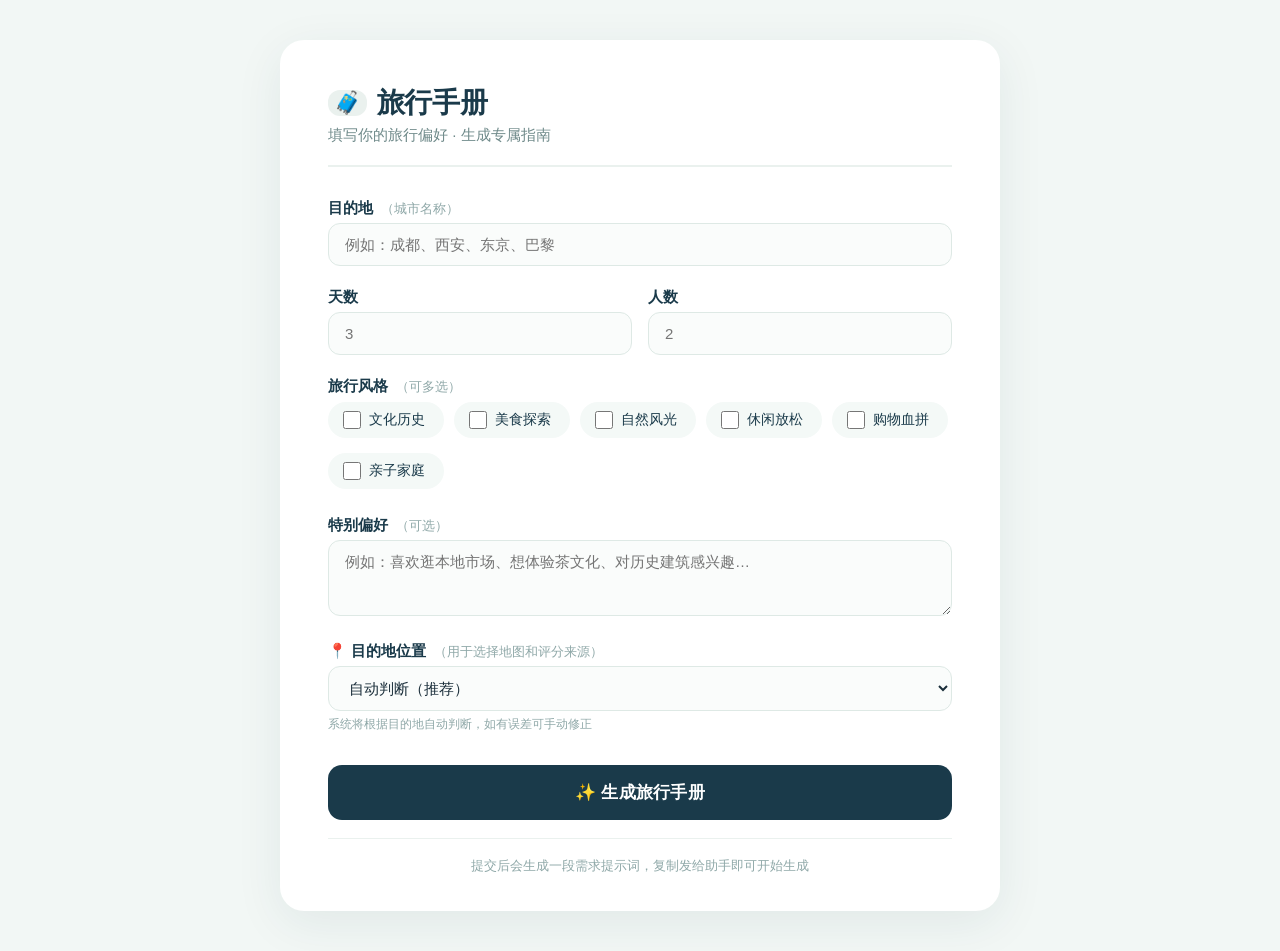
<file: assets/intake-questionnaire/index.html>
<!DOCTYPE html>
<html lang="zh-CN">
<head>
  <meta charset="UTF-8" />
  <meta name="viewport" content="width=device-width, initial-scale=1.0" />
  <title>旅行手册 · 偏好问卷</title>
  <style>
    /* ===== Reset & Base ===== */
    * {
      margin: 0;
      padding: 0;
      box-sizing: border-box;
    }

    body {
      font-family: -apple-system, BlinkMacSystemFont, 'Segoe UI', Roboto, 'Helvetica Neue', Arial, sans-serif;
      background: #f2f7f5;
      display: flex;
      justify-content: center;
      align-items: flex-start;
      min-height: 100vh;
      padding: 40px 20px;
    }

    .container {
      max-width: 720px;
      width: 100%;
      background: #ffffff;
      border-radius: 24px;
      padding: 44px 48px 36px;
      box-shadow: 0 12px 48px rgba(26, 58, 74, 0.08);
      transition: box-shadow 0.3s;
    }

    @media (max-width: 600px) {
      .container {
        padding: 28px 20px 24px;
      }
    }

    /* ===== Header ===== */
    .header {
      margin-bottom: 32px;
      border-bottom: 2px solid #eaf1ee;
      padding-bottom: 20px;
    }

    .header h1 {
      font-size: 28px;
      font-weight: 700;
      color: #1a3a4a;
      display: flex;
      align-items: center;
      gap: 10px;
      letter-spacing: -0.3px;
    }

    .header h1 span {
      background: #eaf1ee;
      font-size: 22px;
      border-radius: 12px;
      padding: 0 6px;
    }

    .header .sub {
      color: #6f8a8a;
      font-size: 15px;
      margin-top: 4px;
      font-weight: 400;
    }

    /* ===== Form ===== */
    .form-group {
      margin-bottom: 22px;
    }

    label {
      display: block;
      font-weight: 600;
      font-size: 15px;
      color: #1a3a4a;
      margin-bottom: 5px;
    }

    label .hint {
      font-weight: 400;
      color: #8fa8a8;
      font-size: 13px;
      margin-left: 4px;
    }

    input,
    select,
    textarea {
      width: 100%;
      padding: 12px 16px;
      font-size: 15px;
      font-family: inherit;
      background: #fafcfb;
      border: 1.5px solid #dee9e5;
      border-radius: 12px;
      transition: border-color 0.2s, box-shadow 0.2s;
      color: #1a2e3a;
    }

    input:focus,
    select:focus,
    textarea:focus {
      border-color: #3ba0a8;
      outline: none;
      box-shadow: 0 0 0 4px rgba(59, 160, 168, 0.10);
      background: #ffffff;
    }

    textarea {
      min-height: 76px;
      resize: vertical;
    }

    .row-2 {
      display: grid;
      grid-template-columns: 1fr 1fr;
      gap: 16px;
    }

    @media (max-width: 480px) {
      .row-2 {
        grid-template-columns: 1fr;
        gap: 0;
      }
    }

    /* ===== Checkbox Group ===== */
    .checkbox-group {
      display: flex;
      flex-wrap: wrap;
      gap: 10px;
      margin-top: 6px;
    }

    .checkbox-group label {
      display: flex;
      align-items: center;
      gap: 8px;
      font-weight: 400;
      font-size: 14px;
      background: #f4f9f7;
      padding: 8px 18px 8px 14px;
      border-radius: 40px;
      cursor: pointer;
      transition: background 0.2s, transform 0.1s;
      border: 1px solid transparent;
      color: #1a3a4a;
    }

    .checkbox-group label:hover {
      background: #e6f0ec;
    }

    .checkbox-group input[type="checkbox"] {
      width: 18px;
      height: 18px;
      accent-color: #2a7a7a;
      flex-shrink: 0;
      margin: 0;
    }

    .checkbox-group label:has(input:checked) {
      background: #dcebe7;
      border-color: #8fc0b8;
    }

    /* ===== Region Select ===== */
    .region-hint {
      font-size: 12px;
      color: #8fa8a8;
      margin-top: 5px;
    }

    /* ===== Submit ===== */
    .btn-submit {
      background: #1a3a4a;
      color: #ffffff;
      border: none;
      padding: 16px 28px;
      border-radius: 14px;
      font-size: 17px;
      font-weight: 600;
      width: 100%;
      cursor: pointer;
      transition: background 0.25s, transform 0.1s;
      margin-top: 10px;
      letter-spacing: 0.3px;
    }

    .btn-submit:hover {
      background: #2a5a6a;
    }

    .btn-submit:active {
      transform: scale(0.98);
    }

    .footnote {
      text-align: center;
      color: #8fa8a8;
      font-size: 13px;
      margin-top: 18px;
      border-top: 1px solid #eaf1ee;
      padding-top: 18px;
    }

    /* ===== Field error ===== */
    input.invalid,
    select.invalid,
    textarea.invalid {
      border-color: #d9534f;
      background: #fff7f7;
    }

    .field-error {
      display: none;
      color: #c0392b;
      font-size: 13px;
      margin-top: 5px;
    }

    .field-error.show {
      display: block;
    }

    /* ===== Result modal ===== */
    .modal {
      position: fixed;
      inset: 0;
      z-index: 1000;
      display: none;
      align-items: center;
      justify-content: center;
      padding: 24px 16px;
      background: rgba(26, 58, 74, 0.45);
      -webkit-backdrop-filter: blur(2px);
      backdrop-filter: blur(2px);
    }

    .modal.open {
      display: flex;
    }

    .modal-card {
      display: flex;
      flex-direction: column;
      width: 100%;
      max-width: 640px;
      max-height: calc(100vh - 48px);
      overflow: hidden;
      background: #ffffff;
      border-radius: 20px;
      box-shadow: 0 24px 64px rgba(26, 58, 74, 0.28);
      animation: modal-pop 0.18s ease-out;
    }

    @keyframes modal-pop {
      from { transform: translateY(10px) scale(0.98); opacity: 0; }
      to   { transform: none; opacity: 1; }
    }

    .modal-head {
      padding: 20px 24px 14px;
      border-bottom: 1px solid #eaf1ee;
    }

    .modal-head h2 {
      display: flex;
      align-items: center;
      gap: 8px;
      font-size: 19px;
      font-weight: 700;
      color: #1a3a4a;
    }

    .modal-head p {
      margin-top: 4px;
      color: #6f8a8a;
      font-size: 13.5px;
    }

    .chips {
      display: flex;
      flex-wrap: wrap;
      gap: 6px;
      margin-top: 10px;
    }

    .chip {
      font-size: 12.5px;
      color: #1a3a4a;
      background: #eaf1ee;
      border-radius: 999px;
      padding: 3px 10px;
    }

    .modal-body {
      padding: 16px 24px;
      overflow: auto;
    }

    .modal-body label {
      font-size: 13px;
      color: #6f8a8a;
    }

    #promptBox {
      width: 100%;
      min-height: 220px;
      max-height: 46vh;
      resize: vertical;
      padding: 12px 14px;
      font-family: ui-monospace, SFMono-Regular, Menlo, Consolas, monospace;
      font-size: 13px;
      line-height: 1.65;
      color: #1a2e3a;
      background: #fafcfb;
      border: 1.5px solid #dee9e5;
      border-radius: 12px;
    }

    #promptBox:focus {
      outline: none;
      border-color: #3ba0a8;
      box-shadow: 0 0 0 4px rgba(59, 160, 168, 0.10);
    }

    .modal-foot {
      display: flex;
      gap: 10px;
      padding: 14px 24px 20px;
      border-top: 1px solid #eaf1ee;
    }

    .btn {
      padding: 13px 18px;
      font-family: inherit;
      font-size: 15px;
      font-weight: 600;
      border: none;
      border-radius: 12px;
      cursor: pointer;
      transition: background 0.2s, transform 0.1s;
    }

    .btn:active {
      transform: scale(0.98);
    }

    .btn-primary {
      flex: 1;
      background: #1a3a4a;
      color: #ffffff;
    }

    .btn-primary:hover {
      background: #2a5a6a;
    }

    .btn-primary.copied {
      background: #2a7a7a;
    }

    .btn-ghost {
      background: #f2f7f5;
      color: #1a3a4a;
      border: 1px solid #dee9e5;
    }

    .btn-ghost:hover {
      background: #e6f0ec;
    }

    @media (max-width: 480px) {
      .modal {
        padding: 0;
      }
      .modal-card {
        max-height: 100vh;
        border-radius: 0;
      }
      .modal-foot {
        flex-direction: column-reverse;
      }
    }

    /* ===== Utility ===== */
    .hidden {
      display: none !important;
    }
  </style>
</head>

<body>

  <div class="container">
    <!-- HEADER -->
    <div class="header">
      <h1>
        <span>🧳</span> 旅行手册
      </h1>
      <div class="sub">填写你的旅行偏好 · 生成专属指南</div>
    </div>

    <!-- FORM -->
    <form id="travelForm" autocomplete="off">

      <!-- 目的地 -->
      <div class="form-group">
        <label for="destination">目的地 <span class="hint">（城市名称）</span></label>
        <input
          type="text"
          id="destination"
          placeholder="例如：成都、西安、东京、巴黎"
          aria-describedby="err-destination"
          required
        />
        <div class="field-error" id="err-destination">请填写目的地</div>
      </div>

      <!-- 天数 + 人数 -->
      <div class="row-2">
        <div class="form-group">
          <label for="days">天数</label>
          <input type="number" id="days" placeholder="3" min="1" max="21" required />
        </div>
        <div class="form-group">
          <label for="travelers">人数</label>
          <input type="number" id="travelers" placeholder="2" min="1" max="20" required />
        </div>
      </div>

      <!-- 旅行风格（多选） -->
      <div class="form-group">
        <label>旅行风格 <span class="hint">（可多选）</span></label>
        <div class="checkbox-group" id="styleGroup">
          <label><input type="checkbox" value="文化历史" /> 文化历史</label>
          <label><input type="checkbox" value="美食探索" /> 美食探索</label>
          <label><input type="checkbox" value="自然风光" /> 自然风光</label>
          <label><input type="checkbox" value="休闲放松" /> 休闲放松</label>
          <label><input type="checkbox" value="购物血拼" /> 购物血拼</label>
          <label><input type="checkbox" value="亲子家庭" /> 亲子家庭</label>
        </div>
      </div>

      <!-- 特别偏好（可选） -->
      <div class="form-group">
        <label for="preferences">特别偏好 <span class="hint">（可选）</span></label>
        <textarea
          id="preferences"
          placeholder="例如：喜欢逛本地市场、想体验茶文化、对历史建筑感兴趣…"
        ></textarea>
      </div>

      <!-- 区域确认（新增：替代配色选择） -->
      <div class="form-group">
        <label for="regionConfirm">📍 目的地位置 <span class="hint">（用于选择地图和评分来源）</span></label>
        <select id="regionConfirm">
          <option value="auto">自动判断（推荐）</option>
          <option value="domestic">中国境内（百度地图 + 大众点评）</option>
          <option value="international">境外（Google Maps）</option>
        </select>
        <div class="region-hint">系统将根据目的地自动判断，如有误差可手动修正</div>
      </div>

      <!-- 提交 -->
      <button type="submit" class="btn-submit">✨ 生成旅行手册</button>

      <div class="footnote">提交后会生成一段需求提示词，复制发给助手即可开始生成</div>
    </form>
  </div>

  <!-- ============================================================ -->
  <!-- 结果弹窗：展示可直接复制给助手的需求提示词 -->
  <!-- ============================================================ -->
  <div class="modal" id="resultModal" role="dialog" aria-modal="true" aria-labelledby="modalTitle">
    <div class="modal-card">
      <div class="modal-head">
        <h2 id="modalTitle">✅ 需求提示词已生成</h2>
        <p>复制下面这段，发给助手即可开始生成你的旅行手册。</p>
        <div class="chips" id="summaryChips"></div>
      </div>
      <div class="modal-body">
        <label for="promptBox">需求提示词（可编辑）</label>
        <textarea id="promptBox" spellcheck="false"></textarea>
      </div>
      <div class="modal-foot">
        <button type="button" class="btn btn-primary" id="copyBtn">📋 复制提示词</button>
        <button type="button" class="btn btn-ghost" id="closeBtn">✏️ 返回修改</button>
      </div>
    </div>
  </div>

  <!-- ============================================================ -->
  <!-- JAVASCRIPT -->
  <script>
    (function() {
      const FORM = document.getElementById('travelForm');
      const STORAGE_KEY = 'travelGuideFormData';

      // ---------- 工具 ----------
      function getVal(id) {
        const el = document.getElementById(id);
        return el ? el.value.trim() : '';
      }

      function getCheckedValues(groupId) {
        const container = document.getElementById(groupId);
        if (!container) return [];
        const checks = container.querySelectorAll('input[type="checkbox"]:checked');
        return Array.from(checks).map(cb => cb.value);
      }

      function setVal(id, value) {
        const el = document.getElementById(id);
        if (el) el.value = value;
      }

      // ---------- 保存 / 加载 ----------
      function saveForm() {
        try {
          const data = {
            destination: getVal('destination'),
            days: getVal('days'),
            travelers: getVal('travelers'),
            styles: getCheckedValues('styleGroup'),
            preferences: getVal('preferences'),
            regionConfirm: getVal('regionConfirm'),
          };
          localStorage.setItem(STORAGE_KEY, JSON.stringify(data));
        } catch (_) { /* ignore */ }
      }

      function loadForm() {
        try {
          const raw = localStorage.getItem(STORAGE_KEY);
          if (!raw) return;
          const data = JSON.parse(raw);

          if (data.destination) setVal('destination', data.destination);
          if (data.days) setVal('days', data.days);
          if (data.travelers) setVal('travelers', data.travelers);
          if (data.preferences !== undefined) setVal('preferences', data.preferences);
          if (data.regionConfirm) setVal('regionConfirm', data.regionConfirm);

          // 恢复多选
          if (data.styles && Array.isArray(data.styles)) {
            const container = document.getElementById('styleGroup');
            if (container) {
              const checks = container.querySelectorAll('input[type="checkbox"]');
              checks.forEach(cb => {
                cb.checked = data.styles.includes(cb.value);
              });
            }
          }
        } catch (_) { /* ignore */ }
      }

      // ---------- 自动保存（输入时） ----------
      function autoSave() {
        saveForm();
      }

      // ---------- 收集数据 ----------
      function collectFormData() {
        return {
          destination: getVal('destination'),
          days: parseInt(getVal('days')) || 3,
          travelers: parseInt(getVal('travelers')) || 2,
          styles: getCheckedValues('styleGroup'),
          preferences: getVal('preferences'),
          regionConfirm: getVal('regionConfirm') || 'auto',
        };
      }

      // ---------- 区域文案 ----------
      function regionText(value) {
        if (value === 'domestic') return '中国境内（百度地图 + 大众点评）';
        if (value === 'international') return '境外（Google Maps）';
        return '自动判断（境内用百度地图 + 大众点评，境外用 Google Maps）';
      }

      // ---------- 生成需求提示词 ----------
      // 这是本页唯一交付物：一段自包含、可直接粘给助手的自然语言需求。
      function buildPrompt(data) {
        const styles = data.styles.length ? data.styles.join('、') : '未指定（按主流默认安排）';
        return [
          '请用 inChina-travel-guide-skill 为我生成一份完整的旅行手册。',
          '',
          '【旅行需求】',
          '- 目的地：' + data.destination,
          '- 天数：' + data.days + ' 天',
          '- 人数：' + data.travelers + ' 人',
          '- 旅行风格：' + styles,
          '- 区域判定：' + regionText(data.regionConfirm),
          '- 特别偏好：' + (data.preferences || '无特别偏好'),
          '',
          '【输出要求】',
          '1. 严格按 7 个模块输出单页 HTML 手册：行程 / 景点 / 体验 / 餐饮住宿 / 购物 / 当地贴士 / 未安排的景点清单。',
          '2. 行程模块只写片区范围（顺路片区或地铁站一带），具体餐厅与酒店的名称放在「餐饮住宿」模块。',
          '3. 境内酒店取携程高分、餐厅取大众点评高分；境外酒店与餐厅取 Google 高分。',
          '4. 交付一页可直接保存的 HTML 手册，配同级本地图片目录，手机与电脑都能正常查看。',
          '',
          '【以下信息我还没给，请按保守、主流的首次到访方案安排，不必回头追问】',
          '- 具体出行日期与时间',
          '- 预算档位',
          '- 交通与住宿（若我已订好会另外发截图或文字）',
          '- 必去清单 / 排除项',
          '- 饮食禁忌或无障碍等特殊需求',
        ].join('\n');
      }

      // ---------- 弹窗 ----------
      const MODAL = document.getElementById('resultModal');
      const PROMPT_BOX = document.getElementById('promptBox');
      const COPY_BTN = document.getElementById('copyBtn');
      const CLOSE_BTN = document.getElementById('closeBtn');
      const CHIPS = document.getElementById('summaryChips');
      let lastFocused = null;

      function openModal(data) {
        PROMPT_BOX.value = buildPrompt(data);

        const chips = [
          '📍 ' + data.destination,
          '📅 ' + data.days + ' 天',
          '👥 ' + data.travelers + ' 人',
        ];
        if (data.styles.length) chips.push('🎨 ' + data.styles.join('、'));
        chips.push(data.regionConfirm === 'international' ? '🗺️ 境外' :
                   data.regionConfirm === 'domestic' ? '🗺️ 境内' : '🗺️ 自动判定');

        CHIPS.innerHTML = '';
        chips.forEach(function(t) {
          const span = document.createElement('span');
          span.className = 'chip';
          span.textContent = t;
          CHIPS.appendChild(span);
        });

        lastFocused = document.activeElement;
        MODAL.classList.add('open');
        document.body.style.overflow = 'hidden';
        COPY_BTN.focus();
        COPY_BTN.select && COPY_BTN.select();
      }

      function closeModal() {
        MODAL.classList.remove('open');
        document.body.style.overflow = '';
        resetCopyBtn();
        if (lastFocused && typeof lastFocused.focus === 'function') lastFocused.focus();
      }

      let copyTimer = null;
      function resetCopyBtn() {
        if (copyTimer) clearTimeout(copyTimer);
        copyTimer = null;
        COPY_BTN.classList.remove('copied');
        COPY_BTN.textContent = '📋 复制提示词';
      }

      function flashCopyBtn(text, copied) {
        if (copyTimer) clearTimeout(copyTimer);
        COPY_BTN.classList.toggle('copied', !!copied);
        COPY_BTN.textContent = text;
        copyTimer = setTimeout(resetCopyBtn, copied ? 2000 : 2800);
      }

      function selectPrompt() {
        PROMPT_BOX.focus();
        PROMPT_BOX.select();
        PROMPT_BOX.setSelectionRange(0, PROMPT_BOX.value.length);
      }

      function copyPrompt() {
        const text = PROMPT_BOX.value;
        const afterCopy = function(ok) {
          if (ok) {
            flashCopyBtn('✅ 已复制', true);
          } else {
            selectPrompt();
            flashCopyBtn('请按 Ctrl/Cmd + C', false);
          }
        };

        if (navigator.clipboard && navigator.clipboard.writeText) {
          navigator.clipboard.writeText(text).then(
            function() { afterCopy(true); },
            function() { afterCopy(legacyCopy()); }
          );
        } else {
          afterCopy(legacyCopy());
        }
      }

      // file:// 或无剪贴板权限时的兜底
      function legacyCopy() {
        try {
          selectPrompt();
          return document.execCommand('copy');
        } catch (_) {
          return false;
        }
      }

      COPY_BTN.addEventListener('click', copyPrompt);
      CLOSE_BTN.addEventListener('click', closeModal);

      // 点遮罩关闭
      MODAL.addEventListener('click', function(e) {
        if (e.target === MODAL) closeModal();
      });

      // Esc 关闭
      document.addEventListener('keydown', function(e) {
        if (e.key === 'Escape' && MODAL.classList.contains('open')) closeModal();
      });

      // ---------- 提交 ----------
      FORM.addEventListener('submit', function(e) {
        e.preventDefault();

        const data = collectFormData();
        const destEl = document.getElementById('destination');
        const errEl = document.getElementById('err-destination');

        if (!data.destination) {
          destEl.classList.add('invalid');
          errEl.classList.add('show');
          destEl.focus();
          return;
        }

        destEl.classList.remove('invalid');
        errEl.classList.remove('show');

        // 保存
        saveForm();

        // 生成提示词并弹出结果
        openModal(data);

        // 也输出到控制台（方便调试）
        console.log('📋 表单数据：', data);
        console.log('🔗 可传递给助手的参数：', new URLSearchParams({
          destination: data.destination,
          days: data.days,
          travelers: data.travelers,
          styles: data.styles.join(','),
          preferences: data.preferences,
          region: data.regionConfirm,
        }).toString());
      });

      // 修正目的地后清掉错误态
      document.getElementById('destination').addEventListener('input', function() {
        if (this.value.trim()) {
          this.classList.remove('invalid');
          document.getElementById('err-destination').classList.remove('show');
        }
      });

      // ---------- 绑定自动保存 ----------
      const inputs = FORM.querySelectorAll('input, textarea, select');
      inputs.forEach(el => {
        el.addEventListener('change', autoSave);
        el.addEventListener('input', autoSave);
      });

      // ---------- 初始化 ----------
      loadForm();

      // 额外：如果用户清除了 localStorage，可通过此方法重置（不暴露 UI，但可用）
      console.log('💡 如需重置表单，在控制台执行：localStorage.removeItem("travelGuideFormData")');

    })();
  </script>

</body>
</html>
</file>
